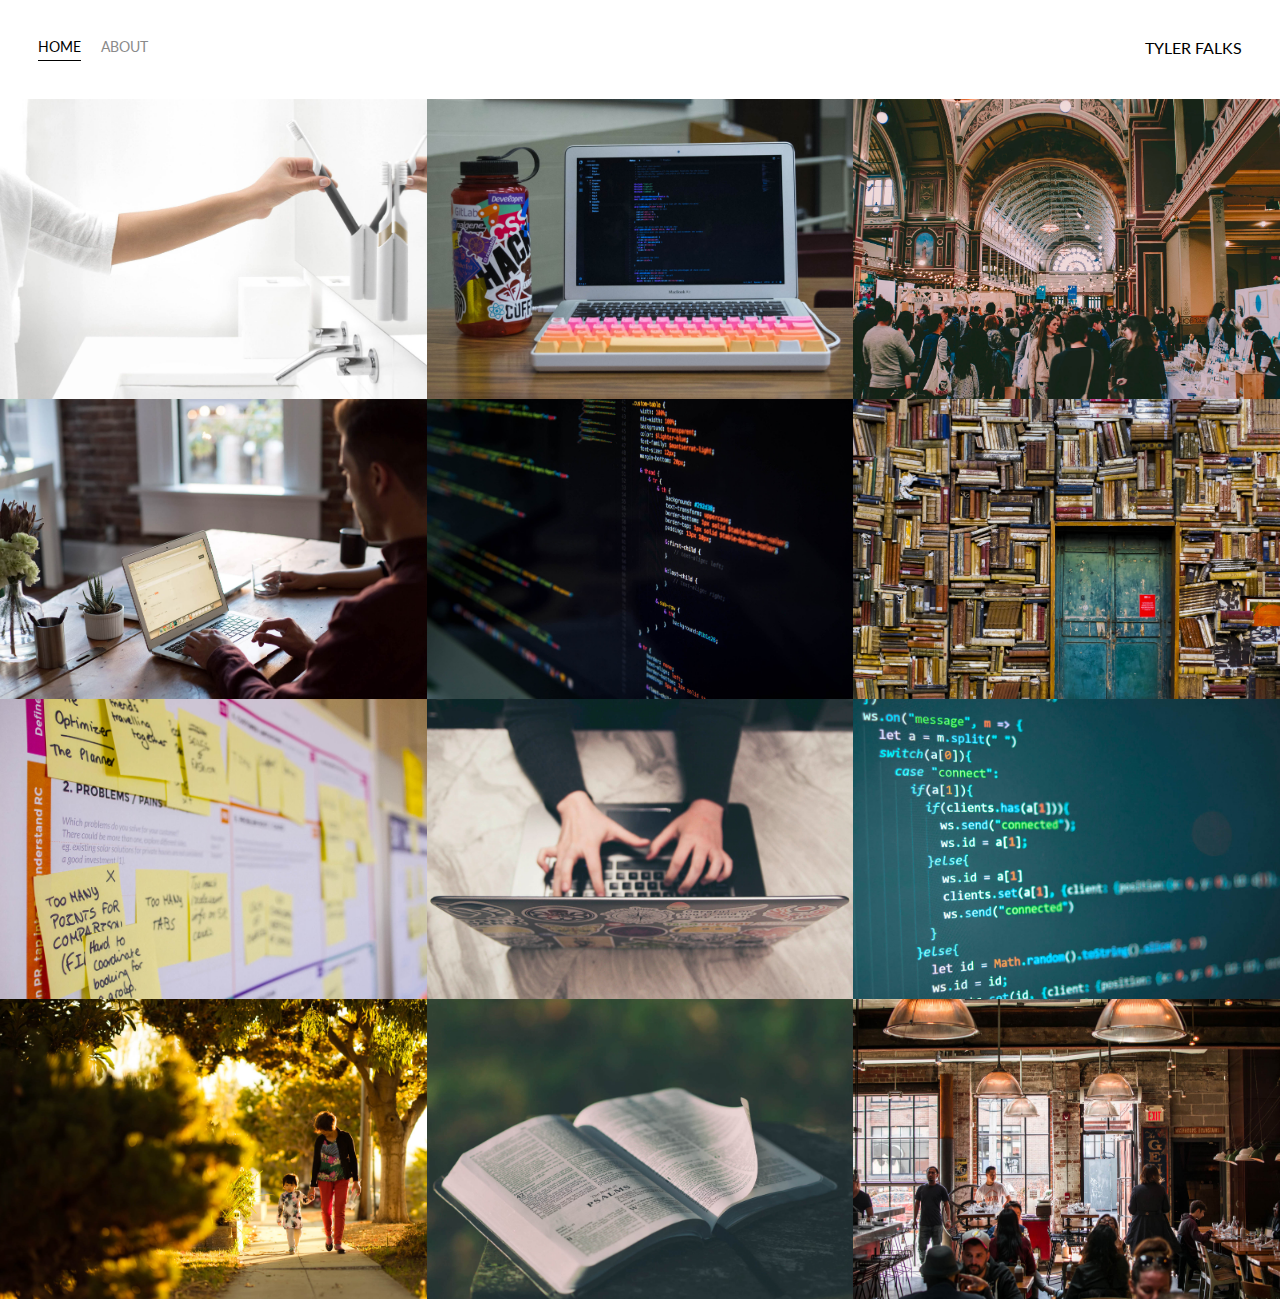
<file: index.html>
<!DOCTYPE html>
<html lang="en">
<head>
    <meta charset="UTF-8">
    <title>Tyler Falks</title>
    <link href="https://fonts.googleapis.com/css2?family=Lato:ital,wght@0,100;0,300;0,400;0,700;0,900;1,100;1,300;1,400;1,700;1,900&display=swap" rel="stylesheet">
    <link rel="stylesheet" href="styles.css">
</head>
<body>
    <div class="container">
        <div class="nav-wrapper">
            <div class="left-side">
                <div class="nav-link-wrapper active-nav-link">
                    <a href="index.html">Home</a>
                </div>

                <div class="nav-link-wrapper">
                    <a href="about.html">About</a>
                </div>
                
            </div>

            <div class="right-side">
                <div class="brand">
                    <div> TYLER FALKS</div>
                </div>

            </div>
        </div>

        <div class="content-wrapper">
            <div class="portfolio-items-wrapper">
                <div class="portfolio-item-wrapper">
                    <div class="portfolio-img-background" style="background-image:url(images/portfolio1.jpg)">
                    </div>

                    <div class="img-text-wrapper">
                        <div class="subtitle">
                            Insert project description here
                        </div>
                    </div>
                </div>

                <div class="portfolio-item-wrapper">
                    <div class="portfolio-img-background" style="background-image:url(images/portfolio2.jpg)">
                    </div>

                    <div class="img-text-wrapper">
                        <div class="subtitle">
                            Insert project description here
                        </div>
                    </div>
                </div>

                <div class="portfolio-item-wrapper">
                    <div class="portfolio-img-background" style="background-image:url(images/portfolio3.jpg)">
                    </div>

                    <div class="img-text-wrapper">
                        
                        <div class="subtitle">
                            Insert project description here
                        </div>
                    </div>
                </div>

                <div class="portfolio-item-wrapper">
                    <div class="portfolio-img-background" style="background-image:url(images/portfolio4.jpg)">
                    </div>

                    <div class="img-text-wrapper">
                        
                        <div class="subtitle">
                            Insert project description here
                        </div>
                    </div>
                </div>

                <div class="portfolio-item-wrapper">
                    <div class="portfolio-img-background" style="background-image:url(images/portfolio5.jpg)">
                    </div>

                    <div class="img-text-wrapper">
                        
                        <div class="subtitle">
                           Insert project description here
                        </div>
                    </div>
                </div>

                <div class="portfolio-item-wrapper">
                    <div class="portfolio-img-background" style="background-image:url(images/portfolio6.jpg)">
                    </div>

                    <div class="img-text-wrapper">
                        
                        <div class="subtitle">
                            Insert project description here
                        </div>
                    </div>
                </div>

                <div class="portfolio-item-wrapper">
                    <div class="portfolio-img-background" style="background-image:url(images/portfolio7.jpg)">
                    </div>

                    <div class="img-text-wrapper">
                        
                        <div class="subtitle">
                            Insert project description here
                        </div>
                    </div>
                </div>

                <div class="portfolio-item-wrapper">
                    <div class="portfolio-img-background" style="background-image:url(images/portfolio8.jpg)">
                    </div>

                    <div class="img-text-wrapper">
                        
                        <div class="subtitle">
                            Insert project description here
                        </div>
                    </div>
                </div>

                <div class="portfolio-item-wrapper">
                    <div class="portfolio-img-background" style="background-image:url(images/portfolio9.jpg)">
                    </div>

                    <div class="img-text-wrapper">
                        
                        <div class="subtitle">
                            Insert project description here
                        </div>
                    </div>
                </div>

                <div class="portfolio-item-wrapper">
                    <div class="portfolio-img-background" style="background-image:url(images/portfolio10.jpg)">
                    </div>

                    <div class="img-text-wrapper">
                        
                        <div class="subtitle">
                            Insert project description here
                        </div>
                    </div>
                </div>

                <div class="portfolio-item-wrapper">
                    <div class="portfolio-img-background" style="background-image:url(images/portfolio11.jpg)">
                    </div>

                    <div class="img-text-wrapper">
                        
                        <div class="subtitle">
                            Insert project description here
                        </div>
                    </div>
                </div>

                <div class="portfolio-item-wrapper">
                    <div class="portfolio-img-background" style="background-image:url(images/portfolio12.jpg)">
                    </div>

                    <div class="img-text-wrapper">
                        
                        <div class="subtitle">
                            Insert project description here
                        </div>
                    </div>
                </div>
            </div>
        </div>
    

    

    </div>
</body>
<script>
    const portfolioItems = document.querySelectorAll(' .portfolio-item-wrapper')

    portfolioItems.forEach(portfolioItem => {
        portfolioItem.addEventListener('mouseover', () => {
            portfolioItem.childNodes[1].classList.add('img-darken')
        })
    })

    portfolioItems.forEach(portfolioItem => {
        portfolioItem.addEventListener('mouseout', () => {
            portfolioItem.childNodes[1].classList.remove('img-darken')
        })
    })
</script>
</html>
</file>
<file: styles.css>
body {
    font-family: "Lato", sans-serif;
    margin: 0px;

}

.container {
    display: grid; 
    grid-template-columns: 1fr;
}


.nav-wrapper {
    display:flex;
    justify-content: space-between;
    padding: 38px;
    
}


.left-side {
    display: flex;
}

.nav-wrapper > .left-side > div {
    margin-right: 20px;
    font-size: 0.9em;
    text-transform: uppercase;
}

.nav-link-wrapper {
    height: 22px;
    border-bottom: 1px solid transparent;
    transition: border-bottom 0.5s;

}

.nav-link-wrapper a {
    color: #8a8a8a;
    text-decoration: none;
    transition: color 0.5s;
}

.nav-link-wrapper:hover {
    border-bottom: 1px solid black;
}

.nav-link-wrapper a:hover {
    color: black;
}

.active-nav-link {
    border-bottom: 1px solid black;

}

.active-nav-link a {
    color: black !important;
}
/* Portfolio styles */

.portfolio-items-wrapper {
    display: grid;
    grid-template-columns: 1fr 1fr 1fr;
}

.portfolio-item-wrapper {
    position: relative;
}

.portfolio-img-background{
    height: 300px;
    width: 100%;
    background-size: cover;
    background-position: center;
    background-repeat: no-repeat;
}

.img-text-wrapper {
    position: absolute;
    top: 0;
    display: flex;
    flex-direction: column;
    justify-content: center;
    align-items: center;
    height: 100%;
    text-align: center;
    padding-left: 100px;
    padding-right: 100px;
}

.logo-wrapper img {
    width: 50%;
    margin-bottom: 20px;
}

.img-text-wrapper .subtitle {
    transition: 1s;
    font-weight: 600;
    color: transparent;
}

.img-text-wrapper:hover .subtitle {
    font-weight: 600;
    color: lightseagreen;
}

.img-darken {
    transition: 1s;
    filter: brightness(10%);
}

/* About Page */ 

.two-column-wrapper {
    display: grid;
    grid-template-columns: 1fr 1fr;

}

.profile-image-wrapper img {
    
    width: 100%;
    
    
}

.profile-content-wrapper {
    padding: 30px;

}

.profile-content-wrapper h1 {
    color: lightseagreen;
}
</file>
